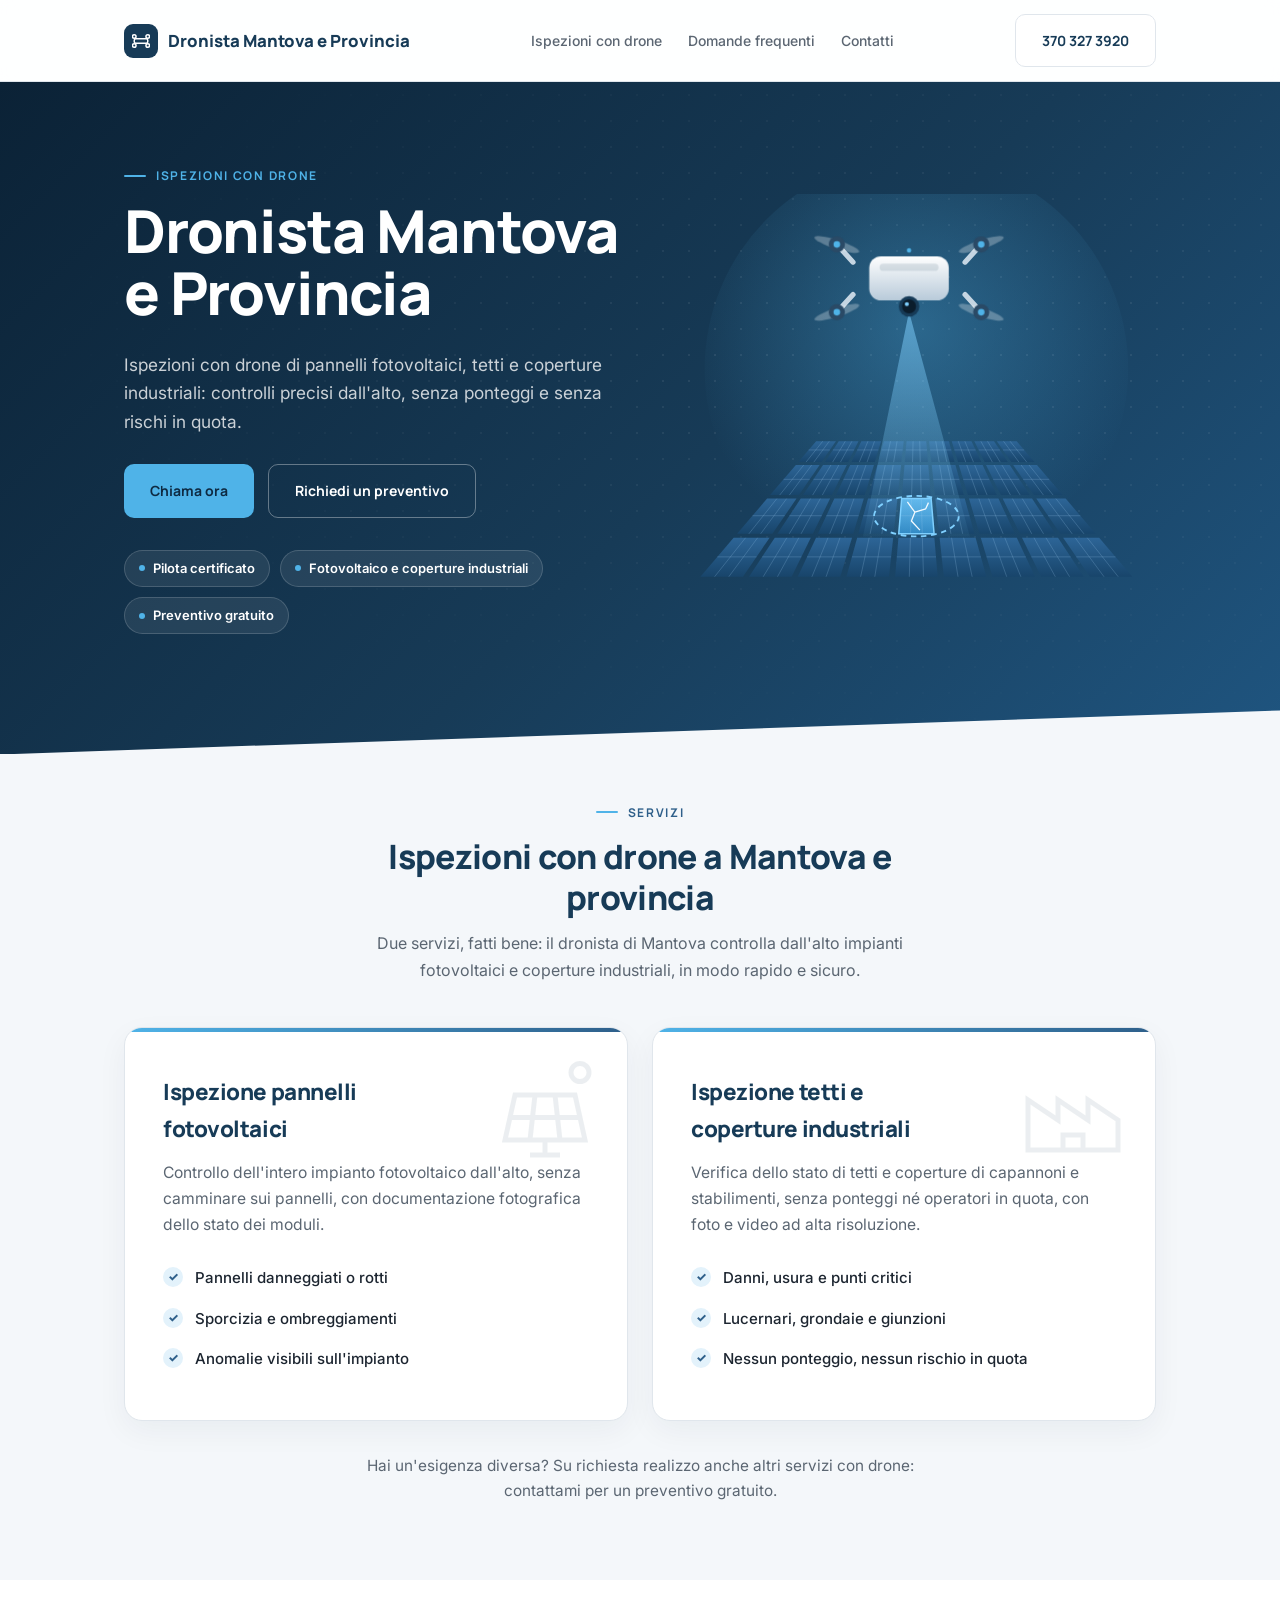
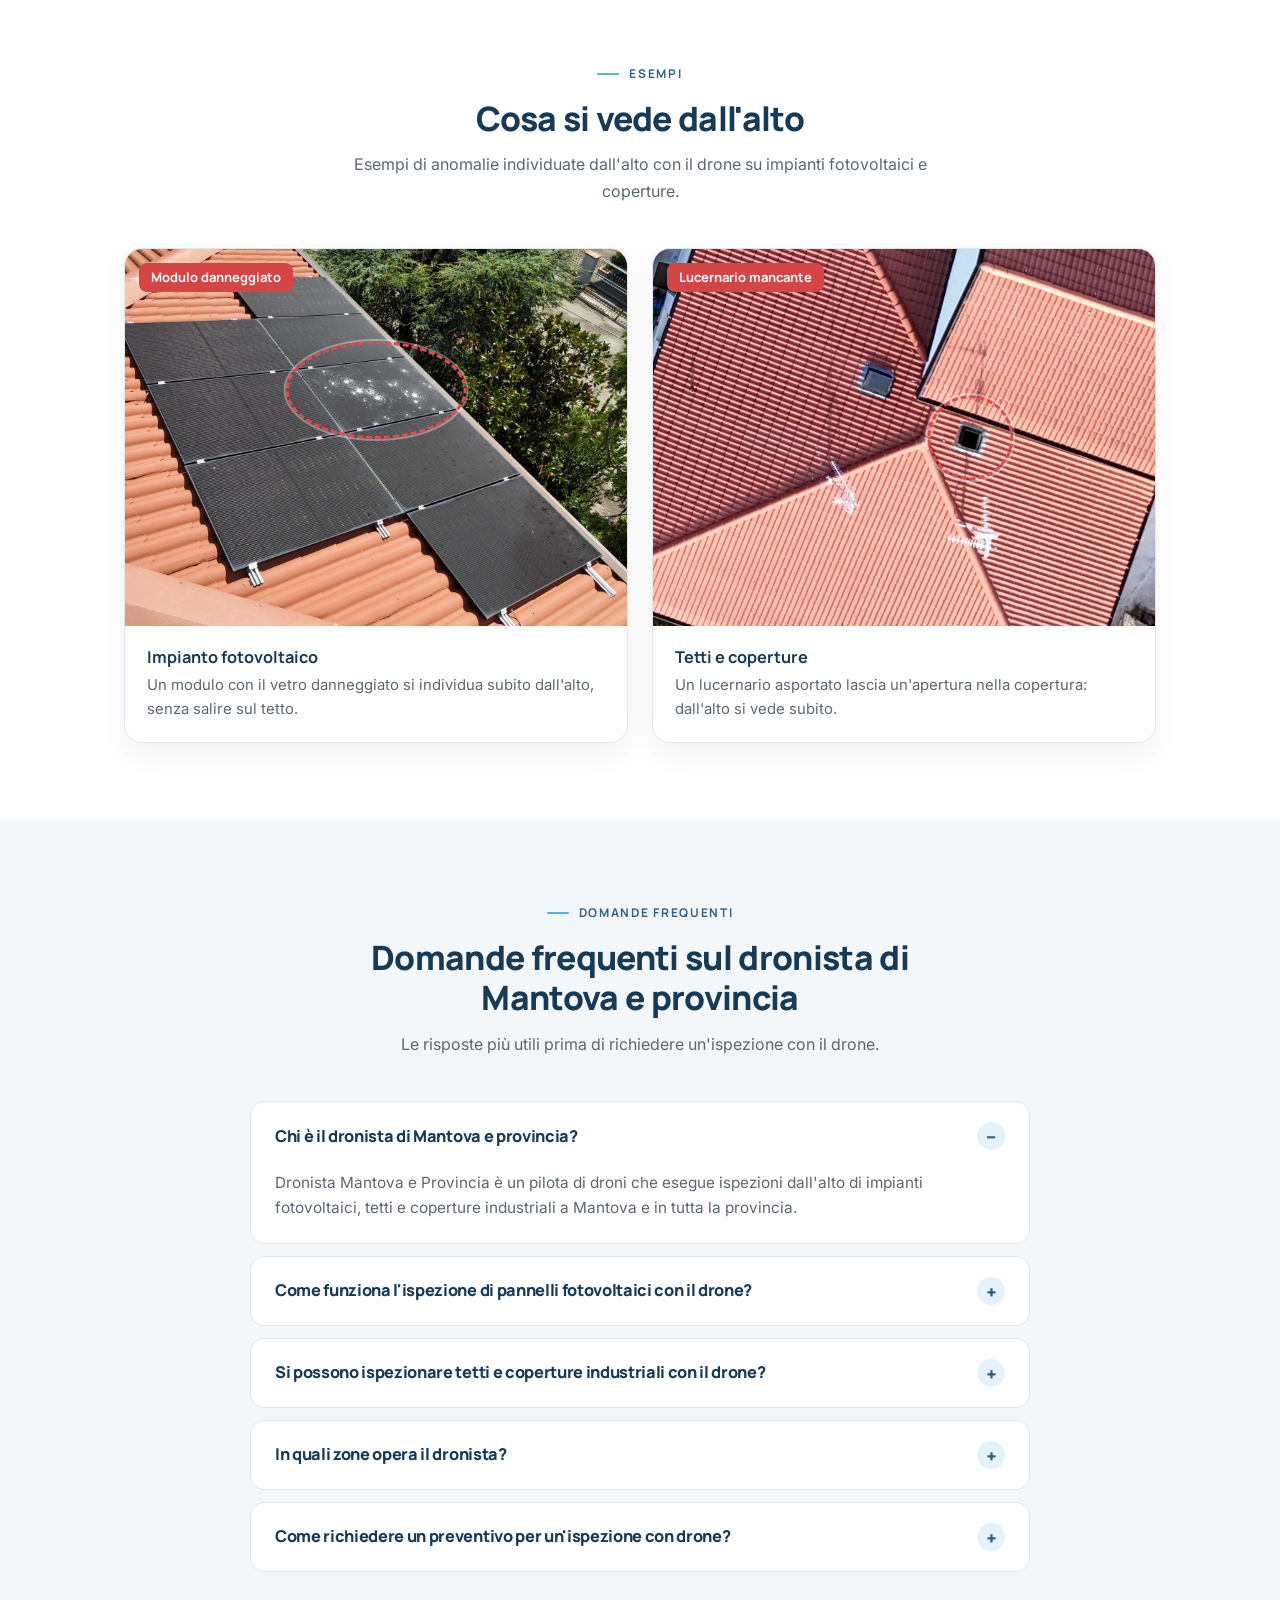
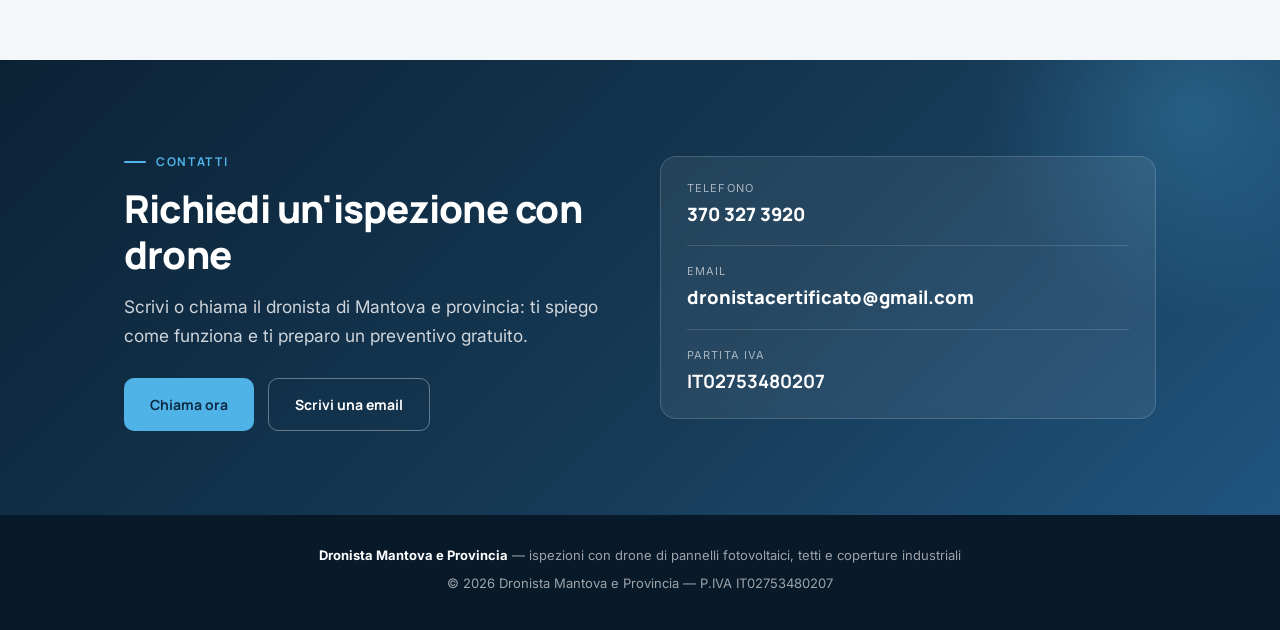
<file: index.html>
<!DOCTYPE html>
<html lang="it">
<head>
<!-- Google tag (gtag.js) -->
<script async src="https://www.googletagmanager.com/gtag/js?id=AW-18421983279"></script>
<script>
  window.dataLayer = window.dataLayer || [];
  function gtag(){dataLayer.push(arguments);}
  gtag('js', new Date());

  gtag('config', 'AW-18421983279');
</script>

<meta charset="UTF-8">
<meta name="viewport" content="width=device-width, initial-scale=1.0">

<!-- ============ SEO PRIMARIO ============ -->
<title>Dronista Mantova e Provincia | Ispezioni con Drone: Pannelli Fotovoltaici e Tetti</title>
<meta name="description" content="Dronista Mantova e Provincia: ispezioni con drone di pannelli fotovoltaici, tetti e coperture industriali. Controlli dall'alto senza ponteggi né rischi in quota. Preventivo gratuito, chiama il 370 327 3920.">
<meta name="keywords" content="dronista mantova, dronista mantova e provincia, ispezioni drone mantova, ispezione pannelli fotovoltaici drone, ispezione tetti drone mantova, ispezione coperture industriali drone, pilota drone mantova, drone mantova">
<link rel="canonical" href="https://www.dronistamantova.it/">
<link rel="alternate" hreflang="it" href="https://www.dronistamantova.it/">
<link rel="alternate" hreflang="it-it" href="https://www.dronistamantova.it/">
<meta name="robots" content="index, follow">
<meta name="theme-color" content="#173B57">
<meta name="geo.region" content="IT-MN">
<meta name="geo.placename" content="Mantova">
<meta name="language" content="Italian">

<!-- ============ OPEN GRAPH / SOCIAL ============ -->
<meta property="og:type" content="business.business">
<meta property="og:title" content="Dronista Mantova e Provincia | Ispezioni con Drone">
<meta property="og:description" content="Ispezioni con drone di pannelli fotovoltaici, tetti e coperture industriali a Mantova e provincia. Preventivo gratuito.">
<meta property="og:url" content="https://www.dronistamantova.it/">
<meta property="og:locale" content="it_IT">
<meta property="og:site_name" content="Dronista Mantova e Provincia">
<meta property="og:image" content="https://www.dronistamantova.it/ispezione-pannelli-fotovoltaici-drone-mantova.jpg">
<meta name="twitter:card" content="summary_large_image">
<meta name="twitter:image" content="https://www.dronistamantova.it/ispezione-pannelli-fotovoltaici-drone-mantova.jpg">
<meta name="twitter:title" content="Dronista Mantova e Provincia | Ispezioni con Drone">
<meta name="twitter:description" content="Ispezioni con drone di pannelli fotovoltaici, tetti e coperture industriali a Mantova e provincia.">

<!-- ============ FAVICON ============ -->
<link rel="icon" href="data:image/svg+xml,%3Csvg xmlns='http://www.w3.org/2000/svg' viewBox='0 0 32 32'%3E%3Crect width='32' height='32' rx='7' fill='%23173B57'/%3E%3Cg transform='translate(4 4) scale(1)' fill='none' stroke='%23fff' stroke-width='1.8'%3E%3Crect x='3' y='9' width='18' height='6' rx='2'/%3E%3Ccircle cx='3' cy='6' r='2.4'/%3E%3Ccircle cx='21' cy='6' r='2.4'/%3E%3Ccircle cx='3' cy='18' r='2.4'/%3E%3Ccircle cx='21' cy='18' r='2.4'/%3E%3C/g%3E%3C/svg%3E">

<!-- ============ FONT ============ -->
<link rel="preconnect" href="https://fonts.googleapis.com">
<link rel="preconnect" href="https://fonts.gstatic.com" crossorigin>
<link href="https://fonts.googleapis.com/css2?family=Manrope:wght@500;700;800&family=Inter:wght@400;500;600&display=swap" rel="stylesheet">

<!-- ============ DATI STRUTTURATI (SCHEMA.ORG) ============ -->
<script type="application/ld+json">
{
  "@context": "https://schema.org",
  "@type": "LocalBusiness",
  "name": "Dronista Mantova e Provincia",
  "alternateName": "Dronista Mantova",
  "image": "https://www.dronistamantova.it/ispezione-pannelli-fotovoltaici-drone-mantova.jpg",
  "@id": "https://www.dronistamantova.it/",
  "url": "https://www.dronistamantova.it/",
  "telephone": "+393703273920",
  "email": "dronistacertificato@gmail.com",
  "priceRange": "€€",
  "vatID": "IT02753480207",
  "knowsLanguage": "it",
  "address": { "@type": "PostalAddress", "addressLocality": "Mantova", "addressRegion": "MN", "addressCountry": "IT" },
  "areaServed": [
    { "@type": "City", "name": "Mantova" },
    { "@type": "AdministrativeArea", "name": "Provincia di Mantova" }
  ],
  "makesOffer": [
    { "@type": "Offer", "itemOffered": { "@type": "Service", "name": "Ispezione pannelli fotovoltaici con drone a Mantova e provincia" } },
    { "@type": "Offer", "itemOffered": { "@type": "Service", "name": "Ispezione tetti e coperture industriali con drone a Mantova e provincia" } }
  ],
  "description": "Dronista a Mantova e provincia specializzato in ispezioni con drone: pannelli fotovoltaici, tetti e coperture industriali."
}
</script>
<script type="application/ld+json">
{
  "@context": "https://schema.org",
  "@type": "FAQPage",
  "mainEntity": [
    {
      "@type": "Question",
      "name": "Chi è il dronista di Mantova e provincia?",
      "acceptedAnswer": { "@type": "Answer", "text": "Dronista Mantova e Provincia è un pilota di droni che esegue ispezioni dall'alto di impianti fotovoltaici, tetti e coperture industriali a Mantova e in tutta la provincia." }
    },
    {
      "@type": "Question",
      "name": "Come funziona l'ispezione di pannelli fotovoltaici con il drone?",
      "acceptedAnswer": { "@type": "Answer", "text": "Il drone sorvola l'impianto fotovoltaico e documenta lo stato dei pannelli dall'alto, senza che nessuno debba camminare sul tetto o sui moduli, per individuare danni e anomalie." }
    },
    {
      "@type": "Question",
      "name": "Si possono ispezionare tetti e coperture industriali con il drone?",
      "acceptedAnswer": { "@type": "Answer", "text": "Sì. Il drone permette di controllare tetti e coperture di capannoni e stabilimenti industriali senza ponteggi né operatori in quota, documentando lo stato della copertura con foto e video." }
    },
    {
      "@type": "Question",
      "name": "In quali zone opera il dronista?",
      "acceptedAnswer": { "@type": "Answer", "text": "Il servizio copre Mantova città e tutti i comuni della provincia di Mantova." }
    },
    {
      "@type": "Question",
      "name": "Come richiedere un preventivo per un'ispezione con drone?",
      "acceptedAnswer": { "@type": "Answer", "text": "Basta chiamare il 370 327 3920 o scrivere a dronistacertificato@gmail.com: il preventivo è gratuito." }
    }
  ]
}
</script>

<style>
  :root{--navy:#0E2A42;--blue-deep:#173B57;--blue:#2E5F8A;--sky:#4FB3E8;--sky-soft:#E3F2FB;--paper:#F4F7FA;--line:#E0E6EC;--ink:#1C2530;--ink-soft:#5B6672;--white:#fff;--font-head:"Manrope",sans-serif;--font-body:"Inter",sans-serif;}
  *{box-sizing:border-box;}
  html{scroll-behavior:smooth;}
  body{margin:0;background:var(--paper);color:var(--ink);font-family:var(--font-body);line-height:1.65;}
  a{color:inherit;} svg,img{max-width:100%;display:block;}
  .container{max-width:1080px;margin:0 auto;padding:0 24px;}
  h1,h2,h3{font-family:var(--font-head);font-weight:800;color:var(--blue-deep);margin:0 0 .4em;letter-spacing:-0.02em;}
  h2{font-size:clamp(1.55rem,3vw,2.1rem);line-height:1.2;} h3{font-size:1.1rem;}
  p{margin:0 0 1em;color:var(--ink-soft);} .lede{font-size:1.08rem;max-width:46ch;}
  .eyebrow{display:inline-flex;align-items:center;gap:10px;font-family:var(--font-head);font-weight:700;font-size:12px;letter-spacing:.14em;text-transform:uppercase;color:var(--blue);margin-bottom:14px;}
  .eyebrow::before{content:"";width:22px;height:2px;background:var(--sky);border-radius:2px;}

  .btn{display:inline-flex;align-items:center;gap:8px;font-family:var(--font-head);font-weight:700;font-size:14px;text-decoration:none;padding:14px 26px;border-radius:10px;transition:transform .15s ease,background .15s ease,border-color .15s ease;}
  .btn:hover{transform:translateY(-2px);}
  .btn-primary{background:var(--sky);color:var(--navy);} .btn-primary:hover{background:#6CC2F0;}
  .btn-ghost{background:var(--white);color:var(--blue-deep);border:1px solid var(--line);} .btn-ghost:hover{border-color:var(--blue);}
  .on-dark.btn-ghost{background:transparent;color:#fff;border-color:rgba(255,255,255,.35);} .on-dark.btn-ghost:hover{border-color:#fff;}

  header{position:sticky;top:0;z-index:50;background:rgba(255,255,255,.9);backdrop-filter:blur(8px);border-bottom:1px solid var(--line);}
  header .container{display:flex;align-items:center;justify-content:space-between;padding:14px 24px;gap:16px;}
  .logo{display:flex;align-items:center;gap:10px;text-decoration:none;font-family:var(--font-head);font-weight:800;font-size:1.05rem;color:var(--blue-deep);white-space:nowrap;}
  .logo-badge{width:34px;height:34px;border-radius:9px;background:var(--blue-deep);display:flex;align-items:center;justify-content:center;}
  .nav-links{display:flex;gap:26px;list-style:none;margin:0;padding:0;font-size:14px;font-weight:500;}
  .nav-links a{text-decoration:none;color:var(--ink-soft);} .nav-links a:hover{color:var(--blue-deep);}
  @media (max-width:760px){.nav-links{display:none;}}
  @media (max-width:560px){.logo{white-space:normal;font-size:.92rem;line-height:1.2;} header .btn{padding:10px 14px;font-size:13px;}}

  .hero{position:relative;overflow:hidden;color:#fff;background:linear-gradient(135deg,#0B2236 0%,#173B57 55%,#1F5580 100%);clip-path:polygon(0 0,100% 0,100% calc(100% - 44px),0 100%);padding:76px 0 120px;}
  .hero::before{content:"";position:absolute;inset:0;background-image:radial-gradient(rgba(255,255,255,.09) 1px,transparent 1px);background-size:26px 26px;-webkit-mask-image:radial-gradient(ellipse at 70% 40%,#000 5%,transparent 70%);mask-image:radial-gradient(ellipse at 70% 40%,#000 5%,transparent 70%);}
  .hero .container{position:relative;display:grid;grid-template-columns:1.05fr .95fr;gap:24px;align-items:center;}
  @media (max-width:860px){.hero .container{grid-template-columns:1fr;text-align:center;} .hero-actions,.badges{justify-content:center;} .hero{padding:52px 0 96px;}}
  .hero .eyebrow{color:var(--sky);}
  .hero h1{color:#fff;font-size:clamp(2.3rem,5.2vw,3.7rem);line-height:1.05;margin-bottom:.45em;}
  .hero .lede{color:rgba(255,255,255,.78);}
  .hero-actions{display:flex;flex-wrap:wrap;gap:14px;margin-top:28px;}
  .badges{display:flex;flex-wrap:wrap;gap:10px;margin-top:32px;}
  .badge{display:flex;align-items:center;gap:8px;background:rgba(255,255,255,.08);border:1px solid rgba(255,255,255,.16);border-radius:999px;padding:7px 14px;font-size:13px;font-weight:600;color:#fff;}
  .badge .dot{width:6px;height:6px;border-radius:50%;background:var(--sky);}
  .hero-copy{animation:rise .8s ease both;}
  @keyframes rise{from{opacity:0;transform:translateY(16px);}to{opacity:1;transform:none;}}
  .drone-art{animation:bob 5s ease-in-out infinite;} @keyframes bob{0%,100%{transform:translateY(0);}50%{transform:translateY(-9px);}}
  .scan{animation:scan 2.6s ease-in-out infinite;} @keyframes scan{0%,100%{opacity:.55;}50%{opacity:1;}}
  @media (prefers-reduced-motion:reduce){.drone-art,.scan,.hero-copy{animation:none;}}

  section{padding:76px 0;}
  .section-head{text-align:center;max-width:600px;margin:0 auto 44px;}
  #servizi{padding-top:40px;}
  .services-grid2{display:grid;grid-template-columns:repeat(2,1fr);gap:24px;}
  @media (max-width:760px){.services-grid2{grid-template-columns:1fr;}}
  .service-block{background:var(--white);border:1px solid var(--line);border-radius:18px;padding:46px 38px 40px;position:relative;overflow:hidden;box-shadow:0 10px 30px rgba(14,42,66,.05);transition:transform .2s ease,box-shadow .2s ease;}
  .service-block:hover{transform:translateY(-4px);box-shadow:0 18px 40px rgba(14,42,66,.1);}
  .service-block::before{content:"";position:absolute;left:0;top:0;right:0;height:4px;background:linear-gradient(90deg,var(--sky),var(--blue));}
  .service-code{position:absolute;top:22px;right:22px;width:120px;height:120px;color:var(--blue-deep);opacity:.08;pointer-events:none;}
  .service-code svg{width:100%;height:100%;}
  .service-block h3{font-size:1.4rem;margin-bottom:12px;position:relative;max-width:16ch;}
  .service-block p{font-size:.98rem;max-width:44ch;position:relative;}
  .service-list{list-style:none;margin:20px 0 0;padding:0;position:relative;}
  .service-list li{font-size:.94rem;color:var(--ink);padding:8px 0 8px 32px;position:relative;font-weight:500;}
  .service-list li::before{content:"✓";position:absolute;left:0;top:9px;width:20px;height:20px;border-radius:50%;background:var(--sky-soft);color:var(--blue);font-size:12px;font-weight:800;display:flex;align-items:center;justify-content:center;}
  .services-note{text-align:center;margin:32px auto 0;max-width:56ch;font-size:.96rem;}

  #esempi{background:var(--white);}
  .gallery-grid{display:grid;grid-template-columns:repeat(2,1fr);gap:24px;}
  @media (max-width:760px){.gallery-grid{grid-template-columns:1fr;}}
  .gallery-grid figure{margin:0;background:var(--white);border:1px solid var(--line);border-radius:18px;overflow:hidden;box-shadow:0 10px 30px rgba(14,42,66,.06);}
  .gallery-grid svg,.gallery-grid img{width:100%;height:auto;display:block;}
  .gallery-grid figcaption{padding:18px 22px 20px;font-size:.93rem;color:var(--ink-soft);}
  .gallery-grid figcaption strong{display:block;font-family:var(--font-head);color:var(--blue-deep);font-size:1.02rem;margin-bottom:2px;}

  .faq{max-width:780px;margin:0 auto;}
  .faq-item{background:var(--white);border:1px solid var(--line);border-radius:14px;margin-bottom:12px;}
  .faq-item summary{list-style:none;cursor:pointer;display:flex;justify-content:space-between;align-items:center;gap:16px;padding:20px 24px;}
  .faq-item summary::-webkit-details-marker{display:none;}
  .faq-item summary::after{content:"+";flex:none;width:28px;height:28px;border-radius:50%;background:var(--sky-soft);color:var(--blue);font-weight:800;display:flex;align-items:center;justify-content:center;transition:transform .2s;}
  .faq-item[open] summary::after{content:"–";}
  .faq-item h3{font-size:1.02rem;margin:0;}
  .faq-item p{margin:0;padding:0 24px 22px;font-size:.96rem;}

  .contact{position:relative;overflow:hidden;background:linear-gradient(135deg,#0B2236,#173B57 60%,#1F5580);padding:0;}
  .contact::before{content:"";position:absolute;width:420px;height:420px;border-radius:50%;right:-120px;top:-160px;background:radial-gradient(circle,rgba(79,179,232,.25),transparent 70%);}
  .contact-inner{position:relative;max-width:1080px;margin:0 auto;padding:84px 24px;display:grid;grid-template-columns:1fr 1fr;gap:40px;align-items:center;color:#fff;}
  @media (max-width:760px){.contact-inner{grid-template-columns:1fr;text-align:center;padding:60px 24px;} .contact .hero-actions{justify-content:center;}}
  .contact h2{color:#fff;font-size:clamp(1.7rem,3.4vw,2.4rem);} .contact .eyebrow{color:var(--sky);} .contact .lede{color:rgba(255,255,255,.8);}
  .contact-list{list-style:none;margin:0;padding:6px 26px;background:rgba(255,255,255,.07);border:1px solid rgba(255,255,255,.16);border-radius:16px;backdrop-filter:blur(4px);text-align:left;}
  .contact-list li{padding:16px 0;border-bottom:1px solid rgba(255,255,255,.14);} .contact-list li:last-child{border-bottom:none;}
  .contact-list .label{display:block;font-size:11px;text-transform:uppercase;letter-spacing:.1em;color:rgba(255,255,255,.6);margin-bottom:2px;}
  .contact-list a{font-family:var(--font-head);font-weight:800;font-size:1.15rem;text-decoration:none;color:#fff;overflow-wrap:anywhere;}

  footer{background:#08192A;padding:30px 24px;text-align:center;color:rgba(255,255,255,.6);font-size:13px;}
  footer p{color:rgba(255,255,255,.6);margin:0 0 6px;font-size:13px;} footer strong{color:#fff;}
  .ph{position:relative;aspect-ratio:4/3;overflow:hidden;background:#dfe6ed;}
  .ph img{width:100%;height:100%;object-fit:cover;}
  .mark{position:absolute;transform:translate(-50%,-50%);border:3px dashed #E5484D;border-radius:50%;box-shadow:0 0 0 2px rgba(255,255,255,.35);}
  .tag{position:absolute;left:14px;top:14px;background:#D64545;color:#fff;font:700 13px/1 var(--font-head);padding:8px 12px;border-radius:8px;}
</style>
</head>
<body>

<header>
  <div class="container">
    <a href="#top" class="logo">
      <span class="logo-badge">
        <svg width="18" height="18" viewBox="0 0 24 24" fill="none" stroke="#fff" stroke-width="2"><rect x="3" y="9" width="18" height="6" rx="2"/><circle cx="3" cy="6" r="2.4"/><circle cx="21" cy="6" r="2.4"/><circle cx="3" cy="18" r="2.4"/><circle cx="21" cy="18" r="2.4"/></svg>
      </span>
      Dronista Mantova e Provincia
    </a>
    <ul class="nav-links">
      <li><a href="#servizi">Ispezioni con drone</a></li>
      <li><a href="#faq">Domande frequenti</a></li>
      <li><a href="#contatti">Contatti</a></li>
    </ul>
    <a href="tel:+393703273920" class="btn btn-ghost">370 327 3920</a>
  </div>
</header>

<main id="top">

  <section class="hero">
    <div class="container">
      <div class="hero-copy">
        <span class="eyebrow">Ispezioni con drone</span>
        <h1>Dronista Mantova e Provincia</h1>
        <p class="lede">Ispezioni con drone di pannelli fotovoltaici, tetti e coperture industriali: controlli precisi dall'alto, senza ponteggi e senza rischi in quota.</p>
        <div class="hero-actions">
          <a href="tel:+393703273920" class="btn btn-primary">Chiama ora</a>
          <a href="#contatti" class="btn btn-ghost on-dark">Richiedi un preventivo</a>
        </div>
        <div class="badges">
          <span class="badge"><span class="dot"></span>Pilota certificato</span>
          <span class="badge"><span class="dot"></span>Fotovoltaico e coperture industriali</span>
          <span class="badge"><span class="dot"></span>Preventivo gratuito</span>
        </div>
      </div>
      <div>
        <svg viewBox="0 0 520 440" xmlns="http://www.w3.org/2000/svg" role="img" aria-labelledby="drone-title">
          <title id="drone-title">Drone del dronista di Mantova che ispeziona un impianto fotovoltaico dall'alto</title>
          <defs>
            <linearGradient id="pv" x1="0" y1="0" x2="0" y2="1"><stop offset="0" stop-color="#2D6597"/><stop offset="1" stop-color="#18456B"/></linearGradient>
            <linearGradient id="pvHi" x1="0" y1="0" x2="0" y2="1"><stop offset="0" stop-color="#5FB6EA"/><stop offset="1" stop-color="#2E86C1"/></linearGradient>
            <linearGradient id="cone" x1="0" y1="0" x2="0" y2="1"><stop offset="0" stop-color="#7FD0FF" stop-opacity=".55"/><stop offset="1" stop-color="#7FD0FF" stop-opacity=".05"/></linearGradient>
            <linearGradient id="bodyG" x1="0" y1="0" x2="0" y2="1"><stop offset="0" stop-color="#FFFFFF"/><stop offset="1" stop-color="#B9CBDA"/></linearGradient>
            <radialGradient id="glow" cx="50%" cy="40%" r="55%"><stop offset="0" stop-color="#4FB3E8" stop-opacity=".35"/><stop offset="1" stop-color="#4FB3E8" stop-opacity="0"/></radialGradient>
          </defs>
          <circle cx="260" cy="190" r="230" fill="url(#glow)"/>
          <polygon points="151.1,268.5 172.6,268.5 157.0,291.2 131.7,291.2" fill="url(#pv)"/><polygon points="175.7,268.5 197.1,268.5 185.9,291.2 160.6,291.2" fill="url(#pv)"/><polygon points="200.2,268.5 221.6,268.5 214.8,291.2 189.5,291.2" fill="url(#pv)"/><polygon points="224.7,268.5 246.2,268.5 243.7,291.2 218.5,291.2" fill="url(#pv)"/><polygon points="249.3,268.5 270.7,268.5 272.6,291.2 247.4,291.2" fill="url(#pv)"/><polygon points="273.8,268.5 295.3,268.5 301.5,291.2 276.3,291.2" fill="url(#pv)"/><polygon points="298.4,268.5 319.8,268.5 330.5,291.2 305.2,291.2" fill="url(#pv)"/><polygon points="322.9,268.5 344.3,268.5 359.4,291.2 334.1,291.2" fill="url(#pv)"/><polygon points="347.4,268.5 368.9,268.5 388.3,291.2 363.0,291.2" fill="url(#pv)"/><polygon points="129.1,294.3 154.9,294.3 132.4,327.0 101.1,327.0" fill="url(#pv)"/><polygon points="158.6,294.3 184.4,294.3 168.2,327.0 136.9,327.0" fill="url(#pv)"/><polygon points="188.1,294.3 213.9,294.3 204.0,327.0 172.7,327.0" fill="url(#pv)"/><polygon points="217.6,294.3 243.4,294.3 239.8,327.0 208.5,327.0" fill="url(#pv)"/><polygon points="247.1,294.3 272.9,294.3 275.6,327.0 244.4,327.0" fill="url(#pv)"/><polygon points="276.6,294.3 302.4,294.3 311.5,327.0 280.2,327.0" fill="url(#pv)"/><polygon points="306.1,294.3 331.9,294.3 347.3,327.0 316.0,327.0" fill="url(#pv)"/><polygon points="335.6,294.3 361.4,294.3 383.1,327.0 351.8,327.0" fill="url(#pv)"/><polygon points="365.1,294.3 390.9,294.3 418.9,327.0 387.6,327.0" fill="url(#pv)"/><polygon points="97.9,330.8 129.8,330.8 103.6,369.1 65.2,369.1" fill="url(#pv)"/><polygon points="134.4,330.8 166.3,330.8 147.5,369.1 109.1,369.1" fill="url(#pv)"/><polygon points="170.9,330.8 202.9,330.8 191.4,369.1 153.0,369.1" fill="url(#pv)"/><polygon points="207.5,330.8 239.4,330.8 235.3,369.1 196.9,369.1" fill="url(#pv)"/><polygon points="244.0,330.8 276.0,330.8 279.2,369.1 240.8,369.1" fill="url(#pvHi)" stroke="#7FD0FF" stroke-width="1.6"/><polygon points="280.6,330.8 312.5,330.8 323.1,369.1 284.7,369.1" fill="url(#pv)"/><polygon points="317.1,330.8 349.1,330.8 367.0,369.1 328.6,369.1" fill="url(#pv)"/><polygon points="353.7,330.8 385.6,330.8 410.9,369.1 372.5,369.1" fill="url(#pv)"/><polygon points="390.2,330.8 422.1,330.8 454.8,369.1 416.4,369.1" fill="url(#pv)"/><polygon points="61.5,373.3 100.6,373.3 71.6,415.7 25.4,415.7" fill="url(#pv)"/><polygon points="106.2,373.3 145.3,373.3 124.5,415.7 78.2,415.7" fill="url(#pv)"/><polygon points="151.0,373.3 190.1,373.3 177.3,415.7 131.1,415.7" fill="url(#pv)"/><polygon points="195.7,373.3 234.8,373.3 230.2,415.7 184.0,415.7" fill="url(#pv)"/><polygon points="240.5,373.3 279.5,373.3 283.1,415.7 236.9,415.7" fill="url(#pv)"/><polygon points="285.2,373.3 324.3,373.3 336.0,415.7 289.8,415.7" fill="url(#pv)"/><polygon points="329.9,373.3 369.0,373.3 388.9,415.7 342.7,415.7" fill="url(#pv)"/><polygon points="374.7,373.3 413.8,373.3 441.8,415.7 395.5,415.7" fill="url(#pv)"/><polygon points="419.4,373.3 458.5,373.3 494.6,415.7 448.4,415.7" fill="url(#pv)"/>
          <path d="M158.3 268.5L140.1 291.2M165.4 268.5L148.6 291.2M143.0 278.0L166.0 278.0M182.8 268.5L169.0 291.2M190.0 268.5L177.5 291.2M169.3 278.0L192.4 278.0M207.4 268.5L198.0 291.2M214.5 268.5L206.4 291.2M195.7 278.0L218.8 278.0M231.9 268.5L226.9 291.2M239.0 268.5L235.3 291.2M222.1 278.0L245.1 278.0M256.4 268.5L255.8 291.2M263.6 268.5L264.2 291.2M248.5 278.0L271.5 278.0M281.0 268.5L284.7 291.2M288.1 268.5L293.1 291.2M274.9 278.0L297.9 278.0M305.5 268.5L313.6 291.2M312.6 268.5L322.0 291.2M301.2 278.0L324.3 278.0M330.0 268.5L342.5 291.2M337.2 268.5L351.0 291.2M327.6 278.0L350.7 278.0M354.6 268.5L371.4 291.2M361.7 268.5L379.9 291.2M354.0 278.0L377.0 278.0M137.7 294.3L111.5 327.0M146.3 294.3L122.0 327.0M115.7 309.9L144.1 309.9M167.2 294.3L147.3 327.0M175.8 294.3L157.8 327.0M148.2 309.9L176.7 309.9M196.7 294.3L183.2 327.0M205.3 294.3L193.6 327.0M180.8 309.9L209.2 309.9M226.2 294.3L219.0 327.0M234.8 294.3L229.4 327.0M213.3 309.9L241.7 309.9M255.7 294.3L254.8 327.0M264.3 294.3L265.2 327.0M245.8 309.9L274.2 309.9M285.2 294.3L290.6 327.0M293.8 294.3L301.0 327.0M278.3 309.9L306.7 309.9M314.7 294.3L326.4 327.0M323.3 294.3L336.8 327.0M310.8 309.9L339.2 309.9M344.2 294.3L362.2 327.0M352.8 294.3L372.7 327.0M343.3 309.9L371.8 309.9M373.7 294.3L398.0 327.0M382.3 294.3L408.5 327.0M375.9 309.9L404.3 309.9M108.5 330.8L78.0 369.1M119.1 330.8L90.8 369.1M82.0 349.4L117.0 349.4M145.0 330.8L121.9 369.1M155.7 330.8L134.7 369.1M122.1 349.4L157.2 349.4M181.6 330.8L165.8 369.1M192.2 330.8L178.6 369.1M162.2 349.4L197.3 349.4M218.1 330.8L209.7 369.1M228.8 330.8L222.5 369.1M202.3 349.4L237.4 349.4M254.7 330.8L253.6 369.1M265.3 330.8L266.4 369.1M242.5 349.4L277.5 349.4M291.2 330.8L297.5 369.1M301.9 330.8L310.3 369.1M282.6 349.4L317.7 349.4M327.8 330.8L341.4 369.1M338.4 330.8L354.2 369.1M322.7 349.4L357.8 349.4M364.3 330.8L385.3 369.1M375.0 330.8L398.1 369.1M362.8 349.4L397.9 349.4M400.9 330.8L429.2 369.1M411.5 330.8L442.0 369.1M403.0 349.4L438.0 349.4M74.5 373.3L40.8 415.7M87.6 373.3L56.2 415.7M43.8 394.1L86.4 394.1M119.3 373.3L93.6 415.7M132.3 373.3L109.1 415.7M92.5 394.1L135.1 394.1M164.0 373.3L146.5 415.7M177.0 373.3L161.9 415.7M141.2 394.1L183.8 394.1M208.7 373.3L199.4 415.7M221.8 373.3L214.8 415.7M190.0 394.1L232.6 394.1M253.5 373.3L252.3 415.7M266.5 373.3L267.7 415.7M238.7 394.1L281.3 394.1M298.2 373.3L305.2 415.7M311.3 373.3L320.6 415.7M287.4 394.1L330.0 394.1M343.0 373.3L358.1 415.7M356.0 373.3L373.5 415.7M336.2 394.1L378.8 394.1M387.7 373.3L410.9 415.7M400.7 373.3L426.4 415.7M384.9 394.1L427.5 394.1M432.4 373.3L463.8 415.7M445.5 373.3L479.2 415.7M433.6 394.1L476.2 394.1" stroke="#9CCBEA" stroke-opacity=".35" stroke-width=".7" fill="none"/>
          <path d="M250.2 334.5L 258.3 345.6L 254.6 355.2L 263.8 365.1M258.3 345.6L 270.1 341.9L 273.1 335.2" stroke="#fff" stroke-width="1.4" fill="none" stroke-linejoin="round"/>
          <polygon class="scan" points="252,128 202.0,371.9 318.0,371.9" fill="url(#cone)"/>
          <ellipse class="scan" cx="260.0" cy="349.9" rx="46" ry="22" fill="none" stroke="#7FD0FF" stroke-width="2" stroke-dasharray="6 5"/>
          <g transform="translate(172,50) scale(.8)"><g class="drone-art">
            <path d="M24,30L2,6M176,30L198,6M24,74L2,98M176,74L198,98" stroke="#C5D5E2" stroke-width="7" stroke-linecap="round"/>
            <g fill="#fff" opacity=".28"><ellipse cx="2" cy="6" rx="32" ry="6" transform="rotate(18 2 6)"/><ellipse cx="198" cy="6" rx="32" ry="6" transform="rotate(-18 198 6)"/><ellipse cx="2" cy="98" rx="32" ry="6" transform="rotate(-18 2 98)"/><ellipse cx="198" cy="98" rx="32" ry="6" transform="rotate(18 198 98)"/></g>
            <g fill="#2A4A66"><circle cx="2" cy="6" r="11"/><circle cx="198" cy="6" r="11"/><circle cx="2" cy="98" r="11"/><circle cx="198" cy="98" r="11"/></g>
            <g fill="#4FB3E8"><circle cx="2" cy="6" r="4.5"/><circle cx="198" cy="6" r="4.5"/><circle cx="2" cy="98" r="4.5"/><circle cx="198" cy="98" r="4.5"/></g>
            <rect x="46" y="22" width="108" height="60" rx="16" fill="url(#bodyG)"/>
            <rect x="60" y="32" width="80" height="10" rx="5" fill="#173B57" opacity=".12"/>
            <circle cx="100" cy="14" r="3" fill="#4FB3E8"/>
            <circle cx="100" cy="90" r="14" fill="#173B57"/><circle cx="100" cy="90" r="9.5" fill="#0B1D2C"/><circle cx="97" cy="87" r="2.8" fill="#7FD0FF"/>
          </g></g>
        </svg>
      </div>
    </div>
  </section>

  <section id="servizi">
    <div class="container">
      <div class="section-head">
        <span class="eyebrow">Servizi</span>
        <h2>Ispezioni con drone a Mantova e provincia</h2>
        <p>Due servizi, fatti bene: il dronista di Mantova controlla dall'alto impianti fotovoltaici e coperture industriali, in modo rapido e sicuro.</p>
      </div>
    </div>

    <div class="container">
      <div class="services-grid2">
        <div class="service-block">
          <span class="service-code" aria-hidden="true"><svg viewBox="0 0 24 24" fill="none" stroke="currentColor" stroke-width="1"><path d="M6 9h12l2 9H4z"/><path d="M5 13.5h14M10 9l-1 9M14 9l1 9"/><path d="M12 18v3M9 21h6"/><circle cx="19" cy="4.5" r="1.8"/></svg></span>
          <h3>Ispezione pannelli fotovoltaici</h3>
          <p>Controllo dell'intero impianto fotovoltaico dall'alto, senza camminare sui pannelli, con documentazione fotografica dello stato dei moduli.</p>
          <ul class="service-list">
            <li>Pannelli danneggiati o rotti</li>
            <li>Sporcizia e ombreggiamenti</li>
            <li>Anomalie visibili sull'impianto</li>
          </ul>
        </div>
        <div class="service-block">
          <span class="service-code" aria-hidden="true"><svg viewBox="0 0 24 24" fill="none" stroke="currentColor" stroke-width="1"><path d="M3 20V10l6 4v-4l6 4v-4l6 4v6z"/><path d="M10 20v-3h4v3"/></svg></span>
          <h3>Ispezione tetti e coperture industriali</h3>
          <p>Verifica dello stato di tetti e coperture di capannoni e stabilimenti, senza ponteggi né operatori in quota, con foto e video ad alta risoluzione.</p>
          <ul class="service-list">
            <li>Danni, usura e punti critici</li>
            <li>Lucernari, grondaie e giunzioni</li>
            <li>Nessun ponteggio, nessun rischio in quota</li>
          </ul>
        </div>
      </div>
      <p class="services-note">Hai un'esigenza diversa? Su richiesta realizzo anche altri servizi con drone: contattami per un preventivo gratuito.</p>
    </div>
  </section>

  <section id="esempi">
    <div class="container">
      <div class="section-head">
        <span class="eyebrow">Esempi</span>
        <h2>Cosa si vede dall'alto</h2>
        <p>Esempi di anomalie individuate dall'alto con il drone su impianti fotovoltaici e coperture.</p>
      </div>
      <div class="gallery-grid">
        <figure>
          <div class="ph">
            <img src="ispezione-pannelli-fotovoltaici-drone-mantova.jpg" alt="Ispezione con drone di pannelli fotovoltaici a Mantova: modulo danneggiato" loading="lazy" width="1400" height="1050">
            <span class="mark" style="left:50.0%;top:37.5%;width:36%;height:26%"></span>
            <span class="tag">Modulo danneggiato</span>
          </div>
          <figcaption><strong>Impianto fotovoltaico</strong>Un modulo con il vetro danneggiato si individua subito dall'alto, senza salire sul tetto.</figcaption>
        </figure>
        <figure>
          <div class="ph">
            <img src="ispezione-tetto-lucernario-drone-mantova.jpg" alt="Ispezione con drone di un tetto a Mantova: lucernario mancante" loading="lazy" width="910" height="682">
            <span class="mark" style="left:63.2%;top:50.0%;width:17%;height:22.7%"></span>
            <span class="tag">Lucernario mancante</span>
          </div>
          <figcaption><strong>Tetti e coperture</strong>Un lucernario asportato lascia un'apertura nella copertura: dall'alto si vede subito.</figcaption>
        </figure>
      </div>
    </div>
  </section>

  <section id="faq">
    <div class="container">
      <div class="section-head">
        <span class="eyebrow">Domande frequenti</span>
        <h2>Domande frequenti sul dronista di Mantova e provincia</h2>
        <p>Le risposte più utili prima di richiedere un'ispezione con il drone.</p>
      </div>
      <div class="faq">
        <details class="faq-item" open><summary><h3>Chi è il dronista di Mantova e provincia?</h3></summary><p>Dronista Mantova e Provincia è un pilota di droni che esegue ispezioni dall'alto di impianti fotovoltaici, tetti e coperture industriali a Mantova e in tutta la provincia.</p></details>
        <details class="faq-item"><summary><h3>Come funziona l'ispezione di pannelli fotovoltaici con il drone?</h3></summary><p>Il drone sorvola l'impianto fotovoltaico e documenta lo stato dei pannelli dall'alto, senza che nessuno debba camminare sul tetto o sui moduli, per individuare danni e anomalie.</p></details>
        <details class="faq-item"><summary><h3>Si possono ispezionare tetti e coperture industriali con il drone?</h3></summary><p>Sì. Il drone permette di controllare tetti e coperture di capannoni e stabilimenti industriali senza ponteggi né operatori in quota, documentando lo stato della copertura con foto e video.</p></details>
        <details class="faq-item"><summary><h3>In quali zone opera il dronista?</h3></summary><p>Il servizio copre Mantova città e tutti i comuni della provincia di Mantova.</p></details>
        <details class="faq-item"><summary><h3>Come richiedere un preventivo per un'ispezione con drone?</h3></summary><p>Basta chiamare il 370 327 3920 o scrivere a dronistacertificato@gmail.com: il preventivo è gratuito.</p></details>
      </div>
    </div>
  </section>

  <section id="contatti" class="contact">
    <div class="contact-inner">
      <div>
        <span class="eyebrow">Contatti</span>
        <h2>Richiedi un'ispezione con drone</h2>
        <p class="lede">Scrivi o chiama il dronista di Mantova e provincia: ti spiego come funziona e ti preparo un preventivo gratuito.</p>
        <div class="hero-actions"><a href="tel:+393703273920" class="btn btn-primary">Chiama ora</a><a href="mailto:dronistacertificato@gmail.com" class="btn btn-ghost on-dark">Scrivi una email</a></div>
      </div>
      <address style="font-style:normal;">
        <ul class="contact-list">
          <li><span class="label">Telefono</span><a href="tel:+393703273920">370 327 3920</a></li>
          <li><span class="label">Email</span><a href="mailto:dronistacertificato@gmail.com">dronistacertificato@gmail.com</a></li>
          <li><span class="label">Partita IVA</span><span style="font-family:var(--font-head);font-weight:700;font-size:1.15rem;">IT02753480207</span></li>
        </ul>
      </address>
    </div>
  </section>

</main>

<footer>
  <p><strong>Dronista Mantova e Provincia</strong> &mdash; ispezioni con drone di pannelli fotovoltaici, tetti e coperture industriali</p>
  <p>&copy; <span id="year"></span> Dronista Mantova e Provincia &mdash; P.IVA IT02753480207</p>
</footer>

<script>document.getElementById('year').textContent = new Date().getFullYear();</script>

</body>
</html>
</file>
